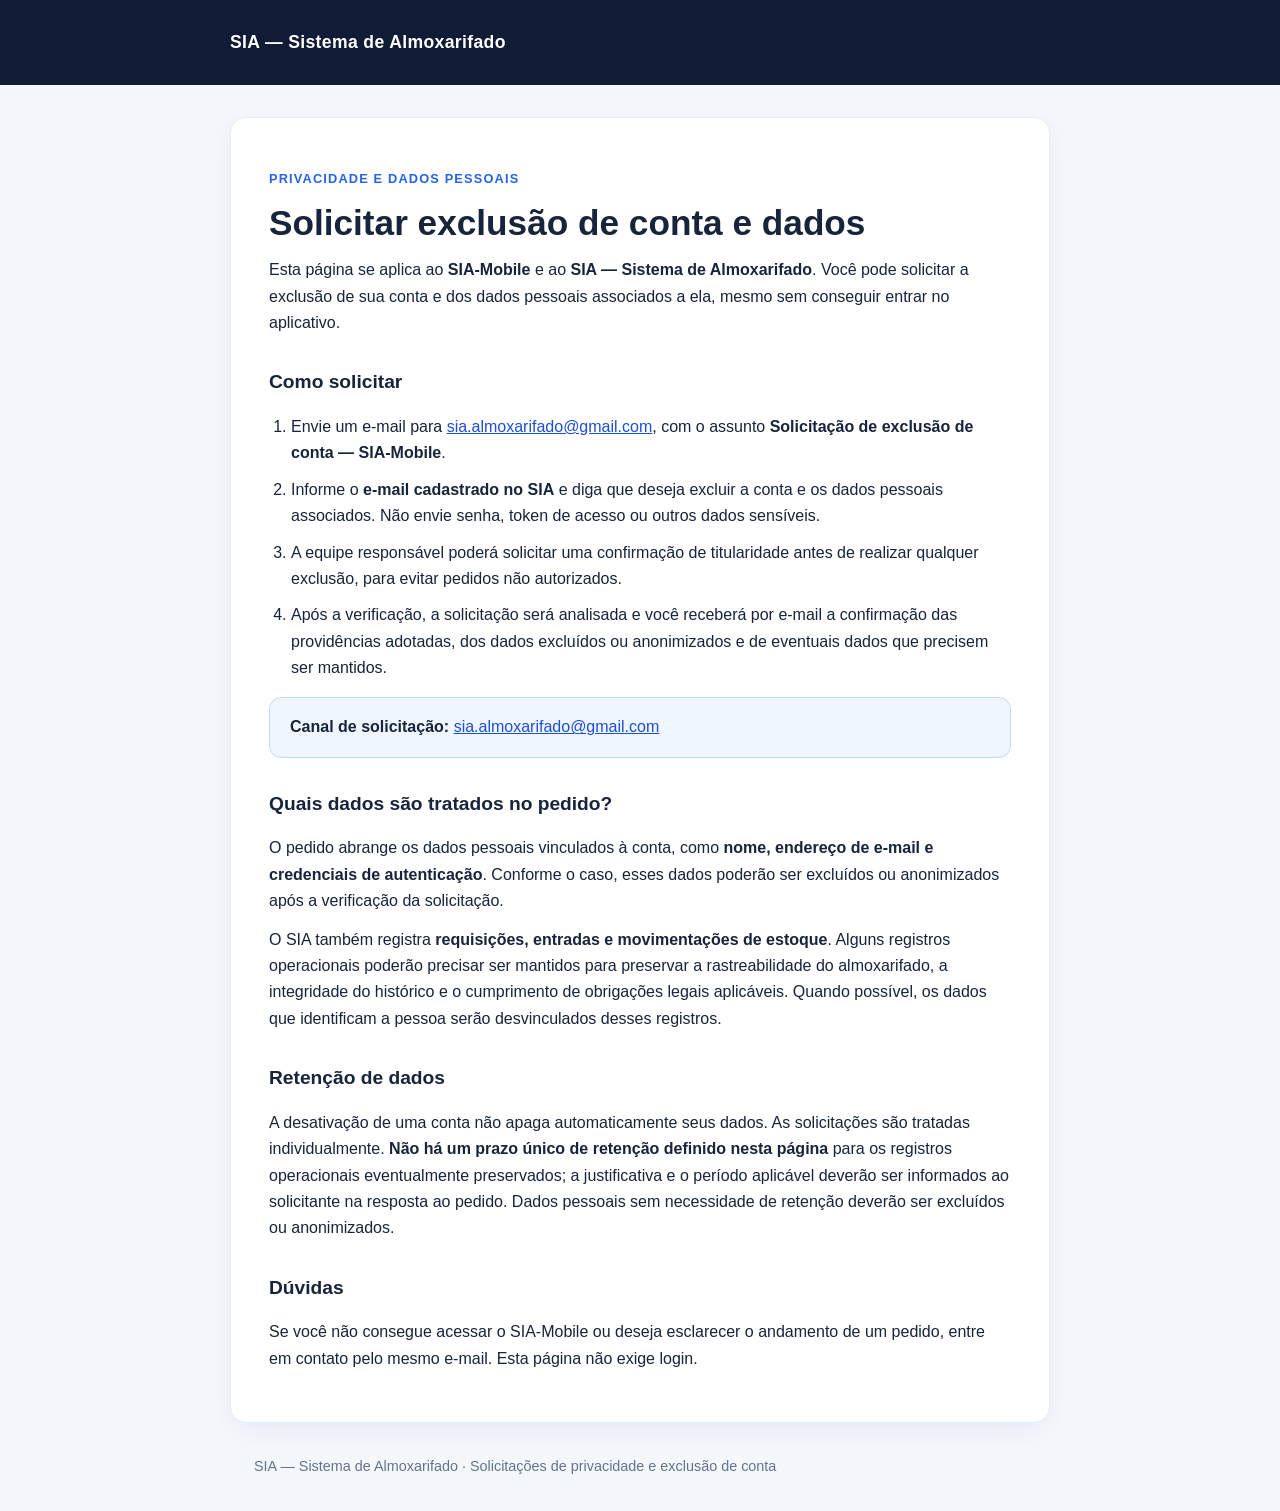
<file: frontend/exclusao-de-conta.html>
<!DOCTYPE html>
<html lang="pt-BR">
<head>
  <meta charset="UTF-8">
  <meta name="viewport" content="width=device-width, initial-scale=1.0">
  <meta name="robots" content="index, follow">
  <title>Exclusão de conta e dados | SIA - Sistema de Almoxarifado</title>
  <meta name="description" content="Saiba como solicitar a exclusão de sua conta e de seus dados pessoais no SIA-Mobile.">
  <style>
    :root { color-scheme: light; font-family: Inter, "Segoe UI", Arial, sans-serif; }
    * { box-sizing: border-box; }
    body { margin: 0; background: #f4f7fc; color: #17243b; line-height: 1.65; }
    header { background: #101b35; color: #fff; padding: 28px 24px; }
    .header-inner, main, footer { max-width: 820px; margin: auto; }
    header strong { font-size: 1.1rem; letter-spacing: .02em; }
    main { background: #fff; margin: 32px auto; padding: 38px; border: 1px solid #e7edf5; border-radius: 16px; box-shadow: 0 8px 30px rgba(16,27,53,.05); }
    h1 { margin: 0 0 12px; font-size: clamp(1.7rem,4vw,2.2rem); line-height: 1.25; }
    h2 { font-size: 1.2rem; margin-top: 30px; }
    p { margin: 12px 0; }
    ol { padding-left: 22px; }
    li { margin-bottom: 10px; }
    a { color: #1d4ed8; overflow-wrap: anywhere; }
    .eyebrow { color: #2563eb; text-transform: uppercase; font-size: .8rem; font-weight: 700; letter-spacing: .09em; }
    .contact { background: #eff6ff; border: 1px solid #bfdbfe; padding: 16px 20px; border-radius: 12px; }
    footer { color: #64748b; font-size: .9rem; padding: 0 24px 32px; }
    @media(max-width: 880px) { main { margin: 16px; padding: 24px 20px; } }
  </style>
</head>
<body>
  <header><div class="header-inner"><strong>SIA — Sistema de Almoxarifado</strong></div></header>
  <main>
    <p class="eyebrow">Privacidade e dados pessoais</p>
    <h1>Solicitar exclusão de conta e dados</h1>
    <p>Esta página se aplica ao <strong>SIA-Mobile</strong> e ao <strong>SIA — Sistema de Almoxarifado</strong>. Você pode solicitar a exclusão de sua conta e dos dados pessoais associados a ela, mesmo sem conseguir entrar no aplicativo.</p>
    <h2>Como solicitar</h2>
    <ol>
      <li>Envie um e-mail para <a href="mailto:sia.almoxarifado@gmail.com?subject=Solicita%C3%A7%C3%A3o%20de%20exclus%C3%A3o%20de%20conta%20-%20SIA-Mobile">sia.almoxarifado@gmail.com</a>, com o assunto <strong>Solicitação de exclusão de conta — SIA-Mobile</strong>.</li>
      <li>Informe o <strong>e-mail cadastrado no SIA</strong> e diga que deseja excluir a conta e os dados pessoais associados. Não envie senha, token de acesso ou outros dados sensíveis.</li>
      <li>A equipe responsável poderá solicitar uma confirmação de titularidade antes de realizar qualquer exclusão, para evitar pedidos não autorizados.</li>
      <li>Após a verificação, a solicitação será analisada e você receberá por e-mail a confirmação das providências adotadas, dos dados excluídos ou anonimizados e de eventuais dados que precisem ser mantidos.</li>
    </ol>
    <div class="contact"><strong>Canal de solicitação:</strong> <a href="mailto:sia.almoxarifado@gmail.com?subject=Solicita%C3%A7%C3%A3o%20de%20exclus%C3%A3o%20de%20conta%20-%20SIA-Mobile">sia.almoxarifado@gmail.com</a></div>
    <h2>Quais dados são tratados no pedido?</h2>
    <p>O pedido abrange os dados pessoais vinculados à conta, como <strong>nome, endereço de e-mail e credenciais de autenticação</strong>. Conforme o caso, esses dados poderão ser excluídos ou anonimizados após a verificação da solicitação.</p>
    <p>O SIA também registra <strong>requisições, entradas e movimentações de estoque</strong>. Alguns registros operacionais poderão precisar ser mantidos para preservar a rastreabilidade do almoxarifado, a integridade do histórico e o cumprimento de obrigações legais aplicáveis. Quando possível, os dados que identificam a pessoa serão desvinculados desses registros.</p>
    <h2>Retenção de dados</h2>
    <p>A desativação de uma conta não apaga automaticamente seus dados. As solicitações são tratadas individualmente. <strong>Não há um prazo único de retenção definido nesta página</strong> para os registros operacionais eventualmente preservados; a justificativa e o período aplicável deverão ser informados ao solicitante na resposta ao pedido. Dados pessoais sem necessidade de retenção deverão ser excluídos ou anonimizados.</p>
    <h2>Dúvidas</h2>
    <p>Se você não consegue acessar o SIA-Mobile ou deseja esclarecer o andamento de um pedido, entre em contato pelo mesmo e-mail. Esta página não exige login.</p>
  </main>
  <footer>SIA — Sistema de Almoxarifado · Solicitações de privacidade e exclusão de conta</footer>
</body>
</html>
</file>
